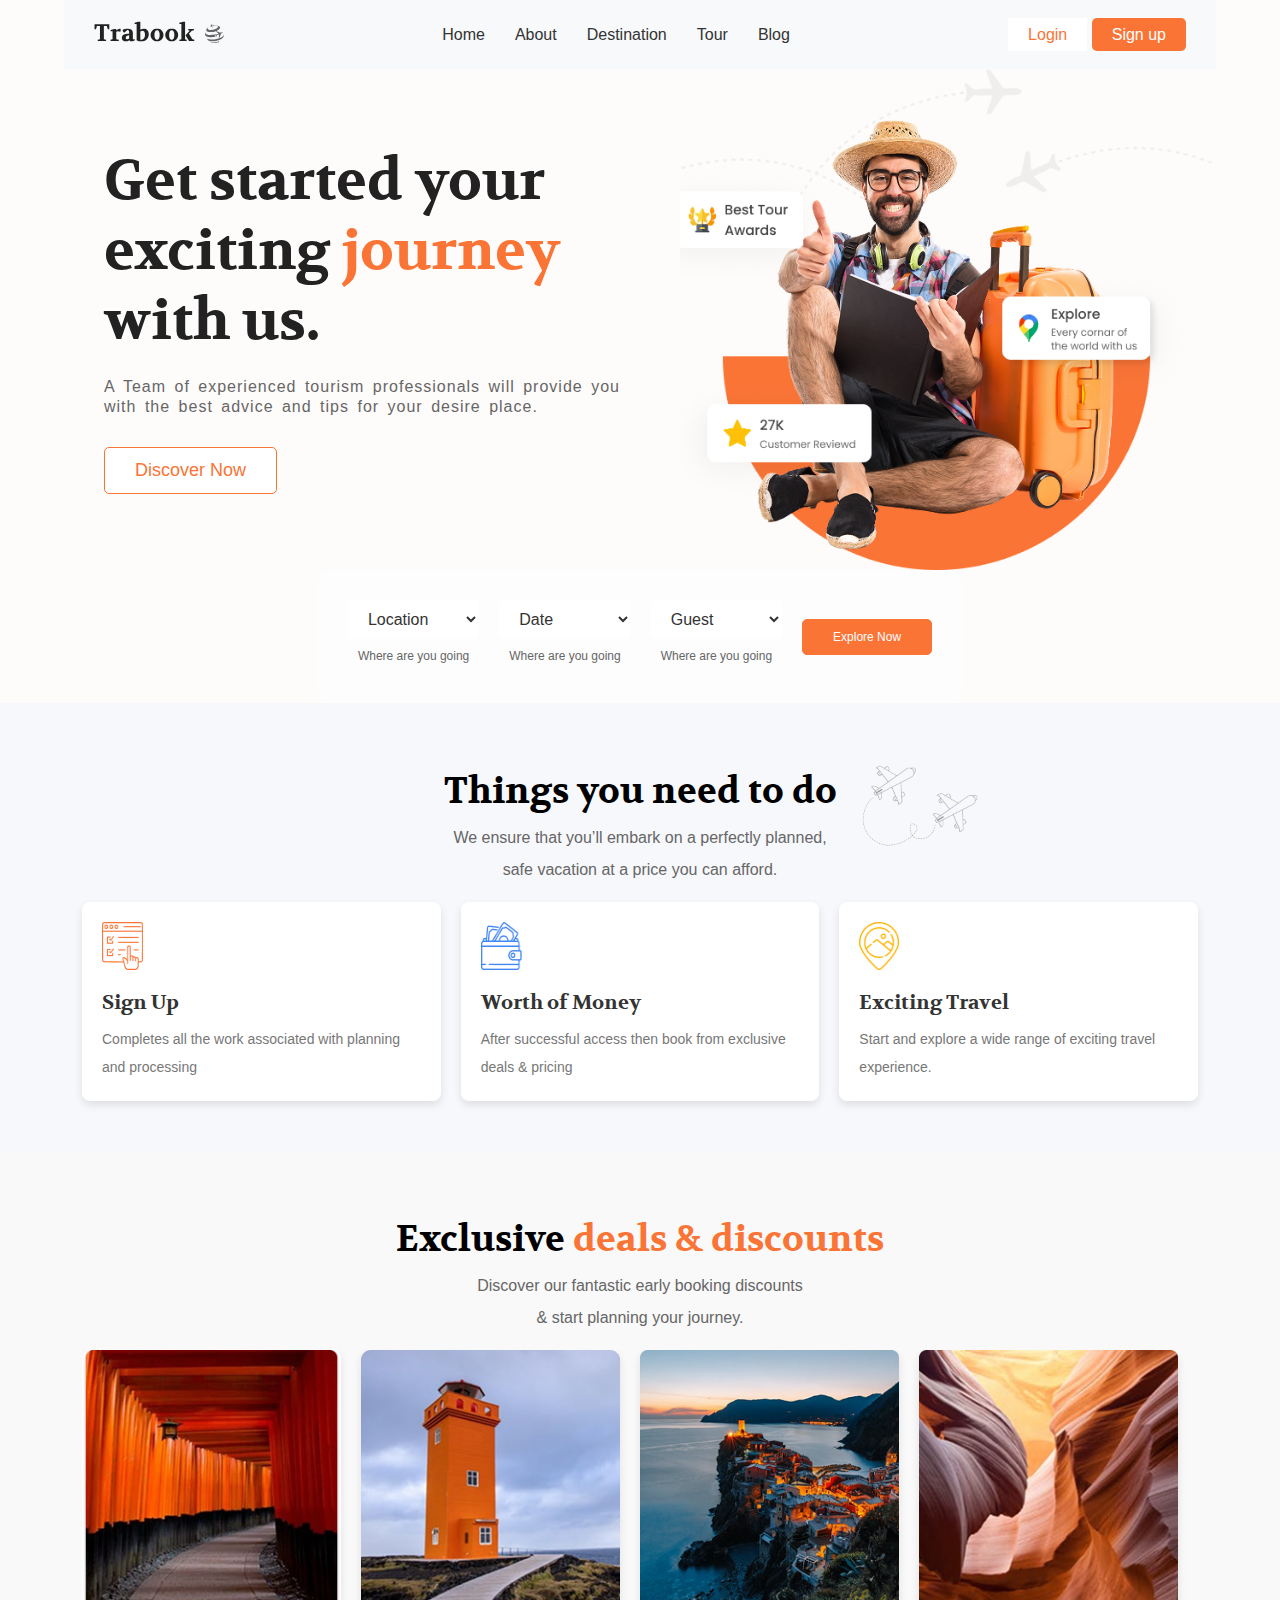
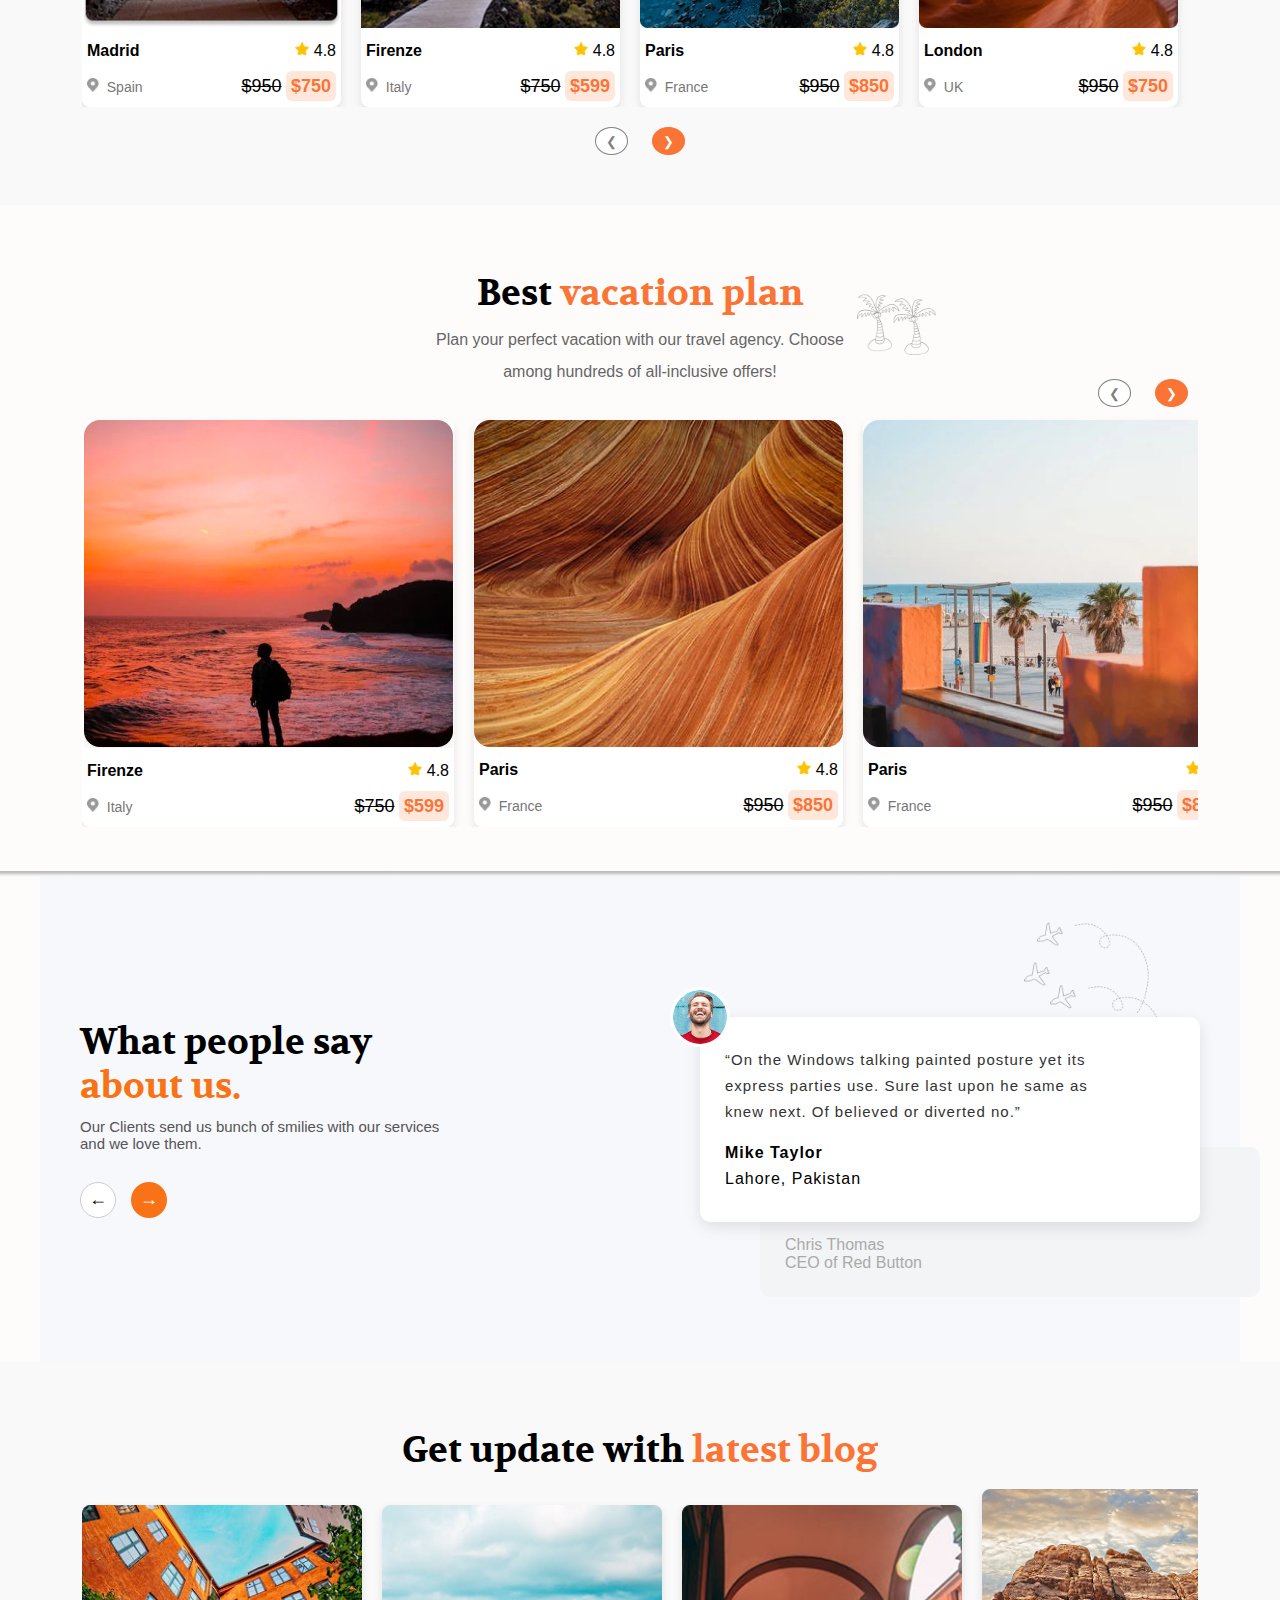
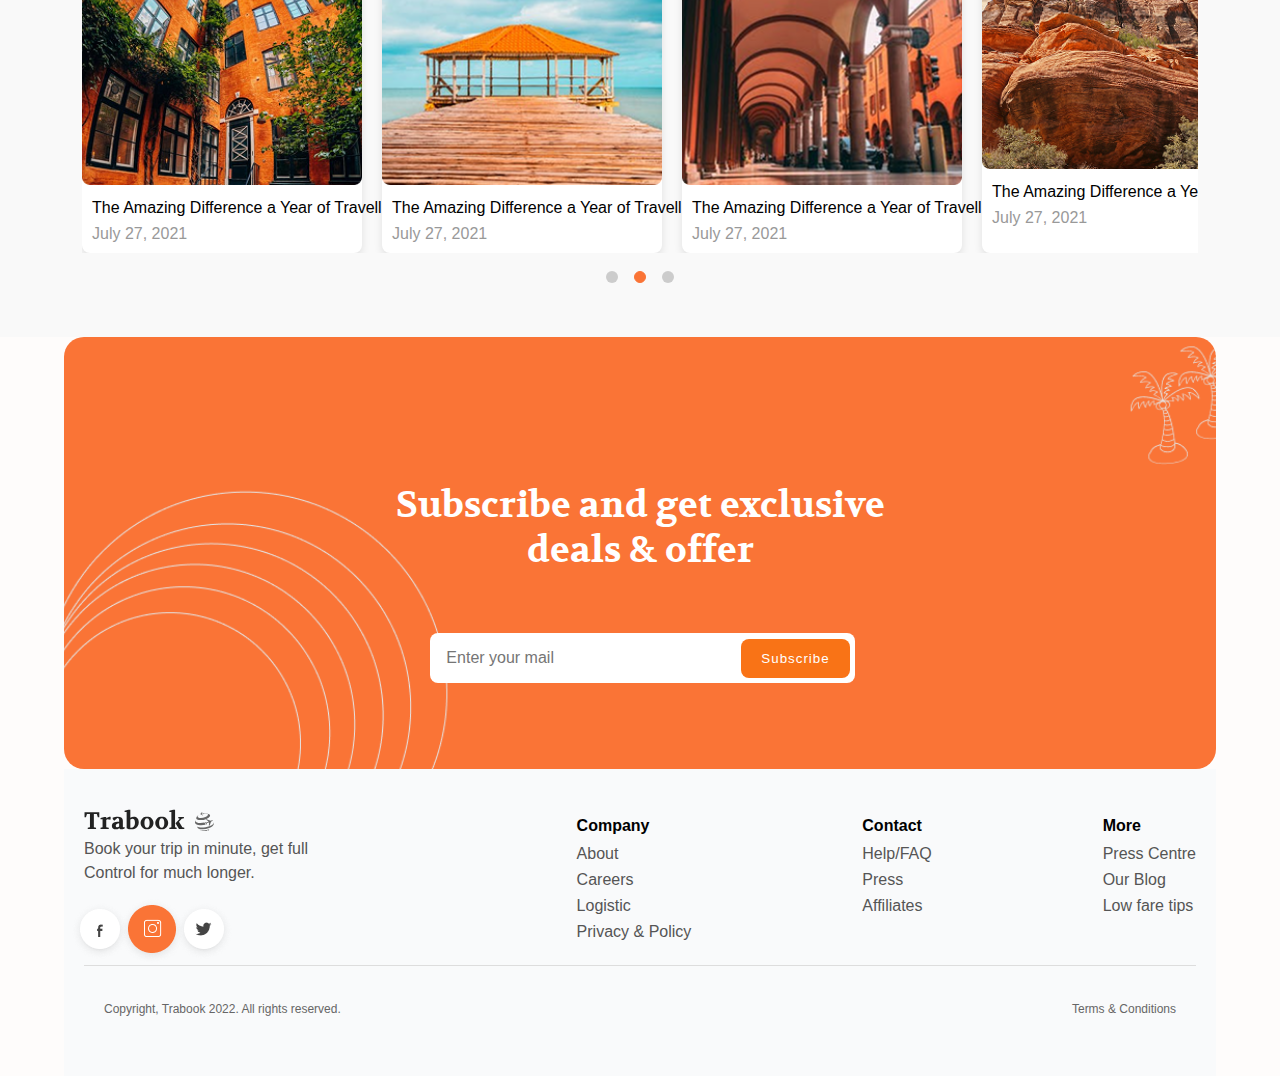
<file: index.html>
<!DOCTYPE html>
<html lang="en">

<head>
  <meta charset="UTF-8">
  <meta name="viewport" content="width=device-width, initial-scale=1.0">
  <title>Document</title>
  <link rel="stylesheet" href="style.css">
  <link href='https://fonts.googleapis.com/css?family=Volkhov' rel='stylesheet'>
</head>

<body>
  <div class="container-fluid">
    <div class="container">
      <header class="header">
        <div class="header-left">
          <img src="./image/Logo.svg" alt="Company Logo" class="logo">
        </div>
    
        <!-- Hamburger icon for mobile -->
        <div class="hamburger" id="hamburger">
          &#9776;
        </div>
    
        <nav class="header-center" id="nav-menu">
          <ul class="nav-links">
            <li><a href="#">Home</a></li>
            <li><a href="#">About</a></li>
            <li><a href="#">Destination</a></li>
            <li><a href="#">Tour</a></li>
            <li><a href="#">Blog</a></li>
          </ul>
        </nav>
    
        <div class="header-right">
          <a href="#" class="login-btn">Login</a>
          <a href="#" class="signup-btn">Sign up</a>
        </div>
      </header>
    </div>
    
    <section>
      <div class="container">
        <div class="hero-section">
          <div class="hero-left">
            <h1>Get started your exciting <span class="text-primary">journey</span><br>
              with us.
            </h1>
            <p class="font-1">A Team of experienced tourism professionals will provide you with the best advice and tips for
              your desire place. </p>
            <a href="#" class="hero-btn">Discover Now</a>
          </div>

          <div class="hero-right">

          </div>
        </div>
        <div class="row hero-form">
          <div>
            <select class="custom-dropdown ">
              <option>Location</option>
            </select>
            <label for=""> Where are you going</label>
          </div>
          <div>
            <select class="custom-dropdown ">
              <option>Date</option>
            </select>
            <label for=""> Where are you going</label>
          </div>
          <div>
            <select class="custom-dropdown ">
              <option>Guest</option>
            </select>
            <label for=""> Where are you going</label>
          </div>
          <div>
            <button class="explore-btn" type="button">Explore Now</button>
          </div>
        </div>
      </div>
    </section>
    <!-- ----------------Section 2------------------------------ -->
    <section id="section-2" class="section2 sectionbg">
      <div class="container">
        <div class="sectionheader">
          <h2 class="mt-4">Things you need to do</h2>
          <p class="mt-2 line-height-2 text-secondary">We ensure that you’ll embark on a perfectly planned,<br> safe
            vacation at a price you can afford. </p>
        </div>

        <div class="card-container mt-4">
          <div class="card">
            <div class="card-icon">
              <img src="./image/icon-1.png" alt="Icon 1">
            </div>
            <div class="card-content">
              <h3>Sign Up</h3>
              <p class="line-height-2 font-1">Completes all the work associated with planning and processing</p>
            </div>
          </div>

          <div class="card">
            <div class="card-icon">
              <img src="./image/icon-2.png" alt="Icon 2">
            </div>
            <div class="card-content">
              <h3>Worth of Money</h3>
              <p class="line-height-2 font-1">After successful access then book from exclusive deals & pricing</p>
            </div>
          </div>

          <div class="card">
            <div class="card-icon">
              <img src="./image/icon-3.png" alt="Icon 3">
            </div>
            <div class="card-content">
              <h3>Exciting Travel
              </h3>
              <p class="line-height-2 font-1">Start and explore a wide range of exciting travel experience.</p>
            </div>
          </div>
        </div>
      </div>
    </section>

    <!-- -------------section 3------------------ -->


    <section id="section-3" class="section3">
      <div class="container">
        <div class="sectionheader">
          <h2 class="mt-4">Exclusive <span class="text-primary">deals & discounts</span></h2>
          <p class="mt-2 line-height-2 text-secondary">Discover our fantastic early booking discounts<br> & start planning your journey.
          </p>
        </div>
        <div class="carousel-container">
          <div class="card-container  mt-4">
            <div class="card">
              <div class="">
                <img class="imgFull" src="image/Image-1.png" alt="background image">
              </div>
              <div class="card-content content-align">
                <h4>Madrid</h4>
                <div>
                  <img class="imgFull star" src="./image/star1.png" alt="rating image">
                  <span>4.8</span>
                </div>             
              </div>
              <div class="card-content content-align mt-4">
                <p>
                  <span><img class="imgFull location" src="./image/location.png" alt="rating image"></span>&nbsp; Spain</h3>
                <div>
                  <span class="discounts">$950</span>
                  <span class="buyAt">$750</span>
                </div>             
              </div>
            </div>

            <div class="card">
              <div class="">
                <img class="imgFull" src="image/image-2.png" alt="background image">
              </div>
              <div class="card-content content-align">
                <h4>Firenze</h4>
                <div>
                  <img class="imgFull star" src="./image/star1.png" alt="rating image">
                  <span>4.8</span>
                </div>             
              </div>
              <div class="card-content content-align mt-4">
                <p>
                  <span><img class="imgFull location" src="./image/location.png" alt="rating image"></span>&nbsp; Italy</h3>
                <div>
                  <span class="discounts">$750</span>
                  <span class="buyAt">$599</span>
                </div>             
              </div>
            </div>

            <div class="card">
              <div class="">
                <img class="imgFull" src="image/Image-3.png" alt="background image">
              </div>
              <div class="card-content content-align">
                <h4>Paris</h4>
                <div>
                  <img class="imgFull star" src="./image/star1.png" alt="rating image">
                  <span>4.8</span>
                </div>             
              </div>
              <div class="card-content content-align mt-4">
                <p>
                  <span><img class="imgFull location" src="./image/location.png" alt="rating image"></span>&nbsp; France</h3>
                <div>
                  <span class="discounts">$950</span>
                  <span class="buyAt">$850</span>
                </div>             
              </div>
            </div>
            <div class="card">
              <div class="">
                <img class="imgFull" src="image/Image-4.png" alt="background image">
              </div>
              <div class="card-content content-align">
                <h4>London</h4>
                <div>
                  <img class="imgFull star" src="./image/star1.png" alt="rating image">
                  <span>4.8</span>
                </div>             
              </div>
              <div class="card-content content-align mt-4">
                <p>
                  <span><img class="imgFull location" src="./image/location.png" alt="rating image"></span>&nbsp; UK</h3>
                <div>
                  <span class="discounts">$950</span>
                  <span class="buyAt">$750</span>
                </div>             
              </div>
            </div>
          </div>

          <!-- Navigation Buttons at the Bottom -->
          <div class="navigation-buttons">
            <button class="prev-btn" onclick="moveSlide(-1)">&#10094;</button>
            <button class="next-btn primary-bg" onclick="moveSlide(1)">&#10095;</button>
          </div>
        </div>
      </div>
    </section>

    <section id="section-4" class="sectionbg section4" >
        <div class="container">
          <div class="sectionheader">
            <h2 class="mt-4">Best <span class="text-primary">vacation plan</span></h2>
            <p class="mt-2 line-height-2 text-secondary">Plan your perfect vacation with our travel agency. Choose<br> among hundreds of all-inclusive offers!
            </p>
          </div>
          <div class="carousel-container mt-4">
            <div class="card-container  mt-4">
              <div class="card mt-4">
                <div class="">
                  <img class="" src="image/Image-c1.png" alt="background image">
                </div>
                <div class="card-content content-align">
                  <h4>Firenze</h4>
                  <div>
                    <img class="imgFull star" src="./image/star1.png" alt="rating image">
                    <span>4.8</span>
                  </div>             
                </div>
                <div class="card-content content-align mt-4">
                  <p>
                    <span><img class="imgFull location" src="./image/location.png" alt="rating image"></span>&nbsp; Italy</h3>
                  <div>
                    <span class="discounts">$750</span>
                    <span class="buyAt">$599</span>
                  </div>             
                </div>
              </div>
  
              <div class="card mt-4">
                <div class="">
                  <img class="" src="image/Image-c2.png" alt="background image">
                </div>
                <div class="card-content content-align">
                  <h4>Paris</h4>
                  <div>
                    <img class="imgFull star" src="./image/star1.png" alt="rating image">
                    <span>4.8</span>
                  </div>             
                </div>
                <div class="card-content content-align mt-4">
                  <p>
                    <span><img class="imgFull location" src="./image/location.png" alt="rating image"></span>&nbsp; France</h3>
                  <div>
                    <span class="discounts">$950</span>
                    <span class="buyAt">$850</span>
                  </div>             
                </div>
              </div>
              
  
              <div class="card mt-4">
                <div class="">
                  <img class="" src="image/Image-c3.png" alt="background image">
                </div>
                <div class="card-content content-align">
                  <h4>Paris</h4>
                  <div>
                    <img class="imgFull star" src="./image/star1.png" alt="rating image">
                    <span>4.8</span>
                  </div>             
                </div>
                <div class="card-content content-align mt-4">
                  <p>
                    <span><img class="imgFull location" src="./image/location.png" alt="rating image"></span>&nbsp; France</h3>
                  <div>
                    <span class="discounts">$950</span>
                    <span class="buyAt">$850</span>
                  </div>             
                </div>
              </div>
              
            </div>
  
            <!-- Navigation Buttons at the Bottom -->
            <div class="navigation-buttons">
              <button class="prev-btn" onclick="moveSlide(-1)">&#10094;</button>
              <button class="next-btn primary-bg" onclick="moveSlide(1)">&#10095;</button>
            </div>
          </div>
        </div>
      </section>
      <section id="section-7" class="sectionbg testbg testimonial-section">
        <div class="testimonial-text">
          <h2>What people say <br> <span>about us.</span></h2>
          <p>Our Clients send us bunch of smilies with our services<br> and we love them.</p>
          <div class="buttons">
            <div class="circle-btn">←</div>
            <div class="circle-btn orange">→</div>
          </div>
        </div>
      
        <div class="testimonial-card">
          <div class="user-image">
            <img src="./image/avathar.png" alt="User Photo">
          </div>
          <div class="testcard">
            <p>“On the Windows talking painted posture yet its <br> express parties use. Sure last upon he same as</br> knew next. Of believed or diverted no.”</p>
            <div class="name">Mike Taylor</div>
            <div class="">Lahore, Pakistan</div>
          </div>
          <div class="card-background">
            <div class="name">Chris Thomas</div>
            <div class="">CEO of Red Button</div>
          </div>
        </div>
      </section>
      
    
      <section id="section-5" class="section3">
        <div class="container">
          <div class="sectionheader">
            <h2 class="mt-4">Get update with <span class="text-primary">latest blog</span></h2>
            
          </div>
          <div class="carousel-container mt-4 ">
            <div class="card-container mt-4">
              <div class="card mt-4">
                <div class="">
                  <img class="imgFull" src="./image/Image-g1.png" alt="background image">
                </div>
                
                <div class="card-content padding-10">
                  <p>
                    The Amazing Difference a Year of Travelling .
                   </p>
                   <div class="mt-2 text-tertary">July 27, 2021</div>  
                  </div>
              </div>
  
              <div class="card mt-4">
                <div class="">
                  <img class="imgFull" src="./image/Image-g2.png" alt="background image">
                </div>
                <div class="card-content padding-10">
                  <p>
                    The Amazing Difference a Year of Travelling .
                   </p>
                   <div class="mt-2 text-tertary">July 27, 2021</div>  
                                  </div>
              </div>
  
              <div class="card mt-4">
                <div class="">
                  <img class="imgFull" src="./image/Image-g3.png" alt="background image">
                </div>
                <div class="card-content padding-10">
                  <p>
                    The Amazing Difference a Year of Travelling .
                   </p>
                   <div class="mt-2 text-tertary">July 27, 2021</div>  
                </div>
              </div>
              <div class="card">
                <div class="">
                  <img class="imgFull" src="./image/Image-g4.png" alt="background image">
                </div>
                <div class="card-content padding-10">
                  <p>
                    The Amazing Difference a Year of Travelling .
                   </p>
                  <div class="mt-2 text-tertary">July 27, 2021</div>            
                </div>
              </div>
            </div>
  
            <!-- Navigation Buttons at the Bottom -->
            <div class="navigation-dots mt-4" style="text-align: center; margin-top: 20px;">
              <span class="dot"></span>
              <span class="dot  primary-bg"></span>
              <span class="dot"></span>
            </div>
          </div>
        </div>
      </section>
      <section id="section-6" class="">
        <div class="container subscribe-container subscribe-section section6 sectionbg ">
          <div class="sectionheader" style="margin-top: 60px;">
            <h2 class="mt-4">Subscribe and get exclusive<br> deals & offer</span></h2>
            </div>
            <form class="subscribe-form" style="margin-top: 60px;"> 
              <input type="email" placeholder="Enter your mail" required />
              <button class="signup-btn" type="submit ">Subscribe</button>
           
            </form>
            </div>
            </section>
            <section>
              <div class="container">
              <footer>
                <div class="footer-container">
                  <!-- Left Side -->
                  <div class="footer-left">
                    <img src="./image/Logo.svg" alt="Company Logo" class="logo">
                    <p>Book your trip in minute, get full<br>Control for much longer.</p>
                    <div class="social-icons">
                      <div class="social-icons">
                        <div class="icon"> <img src="./image/Social-1.png" alt="Company Logo" class="logo"></div>
                        <div class="icon"> <img src="./image/Social-2.png" alt="Company Logo" class="logo"></div>
                        <div class="icon"> <img src="./image/Social-3.png" alt="Company Logo" class="logo"></div>
        
                      </div>
                    </div>
                  </div>
              
                  <!-- Right Side Links -->
                  <div class="footer-links">
                    <div class="link-section mt-2">
                      <h4>Company</h4>
                      <ul>
                        <li>About</li>
                        <li>Careers</li>
                        <li>Logistic</li>
                        <li>Privacy & Policy</li>
                      </ul>
                    </div>
                    <div class="link-section mt-2">
                      <h4>Contact</h4>
                      <ul>
                        <li>Help/FAQ</li>
                        <li>Press</li>
                        <li>Affiliates</li>
                      </ul>
                    </div>
                    <div class="link-section mt-2">
                      <h4>More</h4>
                      <ul>
                        <li>Press Centre</li>
                        <li>Our Blog</li>
                        <li>Low fare tips</li>
                      </ul>
                    </div>
                  </div>
                </div>
              
                <div class="footer-bottom mt-4">
                  <div class="mt-4">Copyright, Trabook 2022. All rights reserved.</div>
                  <div class="mt-4">Terms & Conditions</div>
                </div>
              </footer>
              </div>
            </section>
  </div>

  <script>
    let currentIndex = 0;

    function moveSlide(direction) {
      const cards = document.querySelectorAll('#section-3 .card');
      const totalCards = cards.length;

      // Calculate the new index
      currentIndex = (currentIndex + direction + totalCards) % totalCards;

      // Move the card container to show the correct card
      const cardContainer = document.querySelector('#section-3 .card-container');
      const offset = -currentIndex * (cards[0].offsetWidth + 20); // 20px is the margin between cards
      cardContainer.style.transform = `translateX(${offset}px)`;
    }
  
  </script>
</body>

</html>
</file>
<file: style.css>
/* Reset some basic styles */
* {
  margin: 0;
  padding: 0;
  box-sizing: border-box;
}

h1,
h2,
h3 {
  font-family: 'Volkhov';
}
h2{
  font-size: 36px !important;
}
.mt-4 {
  margin-top: 1rem !important;
}

.mt-2 {
  margin-top: .5rem;
}

.line-height-2 {
  line-height: 2;
}

.text-secondary {
  color: #666;
}
.text-tertary{
  color: #999999;
}
.padding-10{
  padding: 10px;
}

.font-1 {
  font-size: 1rem;
}

.flex {
  display: flex;
}

.flex-row {
  flex-direction: row;
}

.flex-column {
  flex-direction: column;
}

body {
  background-color: #FEFCFB;
  font-family: 'Poppins', sans-serif;
  font-size: 1rem;
}

.container-fluied {
  background-color: #FA7436;
}

.primary-bg {
  background-color: #FA7436 !important;
  color: #Fff !important;
  border: 1px solid #FA7436 !important;
}

.container {
  width: 90%;
  max-width: 1200px;
  margin: 0 auto;
}


.header {
  display: flex;
  align-items: center;
  justify-content: space-between;
  padding: 10px 30px;
  background-color: #f8f9fa;
  height: 70px;
}


.header-left .logo {

  width: 130px;
}


.header-center .nav-links {
  list-style: none;
  display: flex;
  gap: 30px;
}

.header-center .nav-links li a {
  text-decoration: none;
  color: #333;
  font-weight: 500;
  transition: color 0.3s;
  font-family: 'Poppins', sans-serif;
}

.header-center .nav-links li a:hover {
  color: #FA7436;
}

.text-primary {
  color: #FA7436;
}

.header-right .signup-btn {
  padding: 8px 20px;
  background-color: #FA7436;
  color: #fff;
  border-radius: 5px;
  text-decoration: none;
  font-weight: 500;
  transition: background-color 0.3s;
}

.header-right .login-btn {
  padding: 8px 20px;
  background-color: #ffffff;
  color: #FA7436;

  text-decoration: none;
  font-weight: 500;
  transition: background-color 0.3s;
}

.header-right .login-btn:hover {
  background-color: #b32d00;
}


.hero-section {
  display: flex;
  align-items: center;
  justify-content: space-between;
  min-height: 500px;
}


.hero-left {
  flex: 1;
  padding: 40px;
}

.hero-left h1 {
  font-size: 3.5rem;
  color: #222222;
  margin-bottom: 20px;
  font-family: 'Volkhov';
}

.hero-left p {
  font-size: 16px;
  color: #666666;
  margin-bottom: 30px;
  font-family: 'Poppins', sans-serif;
  letter-spacing: 1px;
  line-height: 20px;
  word-spacing: 3px;
}

.hero-btn {
  display: inline-block;
  padding: 12px 30px;
  background-color: #ffffff;
  color: #FA7436;
  border-radius: 5px;
  text-decoration: none;
  font-size: 18px;
  transition: background-color 0.3s;
  border: 1px solid #FA7436;
}

.explore-btn {
  display: inline-block;
  padding: 10px 30px;
  background-color: #FA7436;
  color: #ffffff;
  border-radius: 5px;
  text-decoration: none;
  font-size: 12px;
  transition: background-color 0.3s;
  border: 1px solid #FA7436;
}

.hero-btn:hover {
  background-color: #fa7436f1;
  color: #ffffff;
}


.hero-right {
  flex: 1;
  background-image: url('./image/right-bg.png');
  background-size: cover;
  background-position: center;
  background-repeat: no-repeat;
  min-height: 500px !important;
}

.custom-dropdown {
  padding: 10px 16px;
  font-size: 16px;
  font-family: 'Poppins', sans-serif;
  border: none;
  border-radius: 4px;
  background-color: #fff;
  color: #333;

  transition: all 0.3s ease-in-out;
}

.hero-form {
  padding: 30px;
  background-color: #fdfdfd;
  justify-content: center;
  border-radius: 10px;
  width: fit-content;
  align-items: center;
  display: flex;
  gap: 20px;
  margin: auto;
}

.hero-form div {
  display: flex;
  flex-direction: column;
}

.hero-form label,
option {
  font-size: 12px;
  color: #666666;
  margin: 10px;
}

@media (max-width: 768px) {
  .hero-section {
    flex-direction: column;
  }

  .hero-right {
    width: 100%;
    height: 300px;
    min-height: auto;
  }

  .hero-left {
    text-align: center;
    padding: 20px;
  }
}

/* ----------------Section 2 styles ------------------ */

.sectionheader {
  text-align: center;
}

#section-2 {
  padding: 50px 20px;
  background-color: #f9f9f9;
  text-align: center;
}


.section2 {
  background-image: url('./image/section-2bg.png');
}

.section4 {
  background-image: url('./image/section-4bg.png');
}
.section6 {
  background-image: url('./image/Subscribe.png');
  }
  .testbg {
    background-image: url('./image/testbg.png');    
  }
.sectionbg {
  background-size: cover;
  background-position: center;
  background-repeat: no-repeat;
}

#section-2 .header {
  margin-bottom: 40px;
}

#section-2 .header h2 {
  font-size: 24px;
  font-family: 'Poppins', sans-serif;
  color: #333;
}

#section-2 .header p {
  font-size: 16px;
  color: #777;
}


#section-2 .card-container {
  display: flex;
  justify-content: center;
  gap: 20px;
}


#section-2 .card {
  background-color: #fff;
  border-radius: 8px;
  box-shadow: 0 4px 8px rgba(0, 0, 0, 0.1);
  width: 373px;
  padding: 20px;
  text-align: left;
}

#section-2 .card-icon {
  margin-bottom: 16px;
}

#section-2 .card-icon img {
  width: 41px;
  height: 48px;
  display: inline-block;
}


#section-2 .card-content h3 {
  font-size: 20px;
  color: #333;
  margin-bottom: 10px;
}

#section-2 .card-content p {
  font-size: 14px;
  color: #777;
}

/* -------------------Section 3---------------------- */
.imgFull {
  width: 100%;
  height: 100%;
}

#section-3,
#section-4,
#section-5 {
  padding: 50px 20px;
  background-color: #f9f9f9;
  text-align: center;
 
}


#section-3 .header,
#section-4 .header,
#section-5 .header {
  margin-bottom: 40px;
}

#section-3 .header h2,
#section-4 .header h2,
#section-5 .header h2 {
  font-size: 24px;
  font-family: 'Poppins', sans-serif;
  color: #333;
}

#section-3 .header p,
#section-4 .header p,
#section-5 .header p {
  font-size: 16px;
  color: #777;
}


#section-3 .carousel-container,
#section-4 .carousel-container,
#section-5 .carousel-container {
  position: relative;
  max-width: 1200px;
  margin: 0 auto;
}


#section-3 .card-container,
#section-4 .card-container,
#section-5 .card-container {
  display: flex;
  transition: transform 0.3s ease-in-out;
  justify-content: space-between;
 flex-flow: row;
 overflow-x: auto;
}

#section-4 .card{
  width: auto !important;
}
#section-3 .card,
#section-4 .card,
#section-5 .card {
  background-color: #fff;
  border-radius: 8px;
  box-shadow: 0 4px 8px rgba(0, 0, 0, 0.1);
  width: 280px;
  /* padding: 20px; */
  text-align: left;
  margin-right: 20px;
  white-space: nowrap;
 
}


#section-3 .card-icon,
#section-4 .card-icon,
#section-5 .card-icon {
  margin-bottom: 16px;
}

#section-3 .card-icon img,
#section-4 .card-icon img,
#section-5 .card-icon img  {
  width: 40px;
  height: 40px;
  display: inline-block;
}

#section-3 .card-content h3,
#section-4 .card-content h3,
#section-4 .card-content h3 {
  font-size: 20px;
  color: #333;
  margin-bottom: 10px;
}

#section-3 .card-content p,
#section-4 .card-content p,
#section-4 .card-content p {
  font-size: 14px;
  color: #777;
}


#section-3 .navigation-buttons,
#section-5 .navigation-buttons {
  margin-top: 20px;

}

#section-4 .navigation-buttons {
  position: absolute;
  top: -25px;
  right: 0;

}


#section-3 .prev-btn,
#section-3 .next-btn,
#section-4 .prev-btn,
#section-4 .next-btn {
  background-color: #000;
  color: white;
  border: none;
  padding: 10px;
  cursor: pointer;
  font-size: 24px;
  border-radius: 50%;
  z-index: 1;
  margin: 0 10px;

}

#section-3 .prev-btn:hover,
#section-3 .next-btn:hover,
#section-4 .prev-btn:hover,
#section-4 .next-btn:hover {
  background-color: #ea1515b3;
}

.content-align {
  margin: 10px 5px;
  display: flex;
  justify-content: space-between;
  align-items: center;
}

.discounts {
  text-decoration: line-through;
  font-size: 18px;
}

.buyAt {
  padding: 5px 5px;
  background-color: #FFE7DB;
  color: #FA7436;
  border-radius: 6px;
  font-weight: bold;
  font-size: 18px;
}

.star {
  width: 14px;
  height: 14px;
}

.location {
  width: 12px;
  height: 14px;
}

/* ----------------------------------- */
#section-3 .prev-btn,
#section-3 .next-btn,
#section-4 .prev-btn,
#section-4 .next-btn {
  background-color: #fff;
  color: grey;
  border: none;
  padding: 10px;
  cursor: pointer;
  font-size: 13px;
  z-index: 1;
  margin: 0 10px;
  height: 28px;
  line-height: 1px;
  border: 1px solid grey;
  border-radius: 100%;
}

/* ------------------Section 5 ------------------------- */
.dot {
  height: 12px;
  width: 12px;
  margin: 0 6px;
  background-color: #ccc;
  border-radius: 50%;
  display: inline-block;
  cursor: pointer;
  transition: background-color 0.3s;
}
.dot.active {
  background-color: #ff7b00;
}

/* ---------------section 6------------------------- */
.subscribe-section {
  /* background-color: #f97316;  */
  padding: 86px 20px;
  border-radius: 20px;
  max-width: 1200px !important;
  margin: 0 auto;
  color: white;
  text-align: center;
  position: relative;
  /* overflow: hidden; */
}

/* .subscribe-section::before {
  content: "";
  position: absolute;
  left: -100px;
  top: 20px;
  width: 300px;
  height: 300px;
  background: radial-gradient(circle, rgba(255,255,255,0.1) 10%, transparent 10.01%);
  background-size: 40px 40px;
  border-radius: 50%;
} */

/* .subscribe-section::after {
  content: "🌴🌴";
  position: absolute;
  top: 20px;
  right: 20px;
  font-size: 24px;
  opacity: 0.4;
} */

.subscribe-container h2 {
  font-size: 24px;
  font-weight: 600;
  margin-bottom: 20px;
}

.subscribe-form {
  display: flex;
  justify-content: center;
  align-items: center;
  flex-wrap: wrap;
  gap: 10px;
}

.subscribe-form input[type="email"] {
  padding: 16px;
  border-radius: 8px;
  border: none;
  width: 425px;
  max-width: 100%;
  outline: none;
  font-size: 16px;
}

.subscribe-form button {
  padding: 12px 20px;
  background-color: #f97316; 
  color: white;              
  border: none;
  border-radius: 8px;
  font-weight:100;
  cursor: pointer;
  margin-left: -124px;
  letter-spacing: 1px;
}

.subscribe-form button:hover {
  background-color: #ea580c;
}

/* ---------------Footer--------------------- */
footer {
      background-color: #f9fafb;
      padding: 40px 20px;
    }
    .footer-container {
      max-width: 1200px;
      margin: auto;
      display: flex;
      flex-wrap: wrap;
      gap: 40px;
    }
    .footer-left {
      flex: 1 1 40%;
      min-width: 250px;
    }
    .footer-left h2 {
      font-size: 20px;
      font-weight: bold;
      margin-bottom: 10px;
      display: flex;
      align-items: center;
      gap: 6px;
    }
    .footer-left p {
      color: #555;
      line-height: 1.5;
    }
    .social-icons {
      margin-top: 15px;
      display: flex;
      gap: 20px;
    }
    .icon {
      width: 32px;
      height: 32px;
      border-radius: 50%;
      background-color: white;
      display: flex;
      justify-content: center;
      align-items: center;
      box-shadow: 0 1px 4px rgba(0,0,0,0.1);
      cursor: pointer;
    }
    .icon.orange {
      background-color: #f97316;
      color: white;
    }

    .footer-links {
      flex: 1 1 55%;
      display: flex;
      justify-content: space-between;
      flex-wrap: wrap;
      min-width: 250px;
    }
    .link-section h4 {
      font-weight: bold;
      margin-bottom: 10px;
    }
    .link-section ul {
      list-style: none;
      padding: 0;
      margin: 0;
    }
    .link-section li {
      margin-bottom: 8px;
      color: #555;
    }
    .footer-bottom {
      border-top: 1px solid #ddd;
      padding: 20px;
      margin-top: 20px;
      display: flex;
      justify-content: space-between;
      font-size: 12px;
      color: #666;
    }
/* ---------------------------- */
.testimonial-section {
  display: flex;
  align-items: center;
  justify-content: space-between;
  padding: 140px 40px;
  max-width: 1200px;
  margin: auto;
  gap: 40px;
}

.testimonial-text {
  flex: 1;
}

.testimonial-text h2 {
  font-size: 36px;
  font-weight: bold;
  margin-bottom: 10px;
  line-height: 1.2;
}

.testimonial-text h2 span {
  color: #f97316;
}

.testimonial-text p {
  font-size: 15px;
  color: #555;
  margin-bottom: 30px;
}

.testimonial-text .buttons {
  display: flex;
  gap: 15px;
}

.circle-btn {
  width: 36px;
  height: 36px;
  border-radius: 50%;
  border: 1px solid #ccc;
  background-color: white;
  display: flex;
  align-items: center;
  justify-content: center;
  font-size: 18px;
  cursor: pointer;
  transition: all 0.3s ease;
}

.circle-btn.orange {
  background-color: #f97316;
  color: white;
  border: none;
}

.testimonial-card {
  position: relative;
  flex: 1;
  max-width: 500px;
}

.testcard {
  background-color: white;
  border-radius: 10px;
  padding: 30px 25px;
  box-shadow: 0 5px 15px rgba(0, 0, 0, 0.1);
  position: relative;
  z-index: 2;
  letter-spacing: 1px;
  line-height: 26px;
}

.user-image {
  width: 60px;
  height: 60px;
  border-radius: 50%;
  overflow: hidden;
  border: 3px solid white;
  position: absolute;
  top: -30px;
  left: -30px;
  z-index: 3;
}

.user-image img {
  width: 100%;
  height: 100%;
  object-fit: cover;
}

.testcard p {
  font-size: 15px;
  margin-bottom: 15px;
  color: #333;
}

.testcard .name {
  font-weight: bold;
}

.testcard .location {
  font-size: 13px;
  color: #888;
}

.card-background {
  background-color: #f3f4f6;
  padding: 25px;
  border-radius: 10px;
  margin-top: 30px;
  color: #aaa;

  position: absolute;
    width: 100%;
    top: 100px;
    left: 60px;
    height:150px;
    display: flex;
    justify-content: end;
    align-items: start;
    flex-direction: column;
}


/* ================ Media Query for Mobile responsive =========================== */
/* Desktop default */
.hamburger {
  display: none;
  font-size: 28px;
  cursor: pointer;
}

/* Responsive mobile styles */
@media (max-width: 768px) {
  .header {
    flex-direction: column;
    align-items: flex-start;
    position: relative;
  }

  .hamburger {
    display: block;
    position: absolute;
    top: 20px;
    right: 20px;
  }

  .header-center,
  .header-right {
    display: none;
    width: 100%;
    flex-direction: column;
    align-items: flex-start;
    gap: 10px;
    padding: 10px 0;
  }

  .header-center.show,
  .header-right.show {
    display: flex;
  }

  .nav-links {
    flex-direction: column;
    width: 100%;
  }

  .nav-links li {
    margin: 8px 0;
  }
/* ===================================== */
.hero-form {
  display: flex;
      flex-direction: column !important;
      width: 100% !important;
      align-items: flex-start!important;
      border: 1px solid #dadada;
      margin-top: 30px;
  }
      
      .hero-form div{
        width: 100%;
      }
      #section-2 .card-container{
        flex-direction: column;

      }
      .card{
        width: 100% !important;
      }
      .footer-links{
        flex-direction: column;
      }
      .footer-bottom{
        flex-direction: column;
        justify-content: center;
        align-items: center;
        text-align: center;
      }
}
@media (max-width: 946px) {
  .testimonial-section{
  flex-direction: column;
  }
}
</file>
